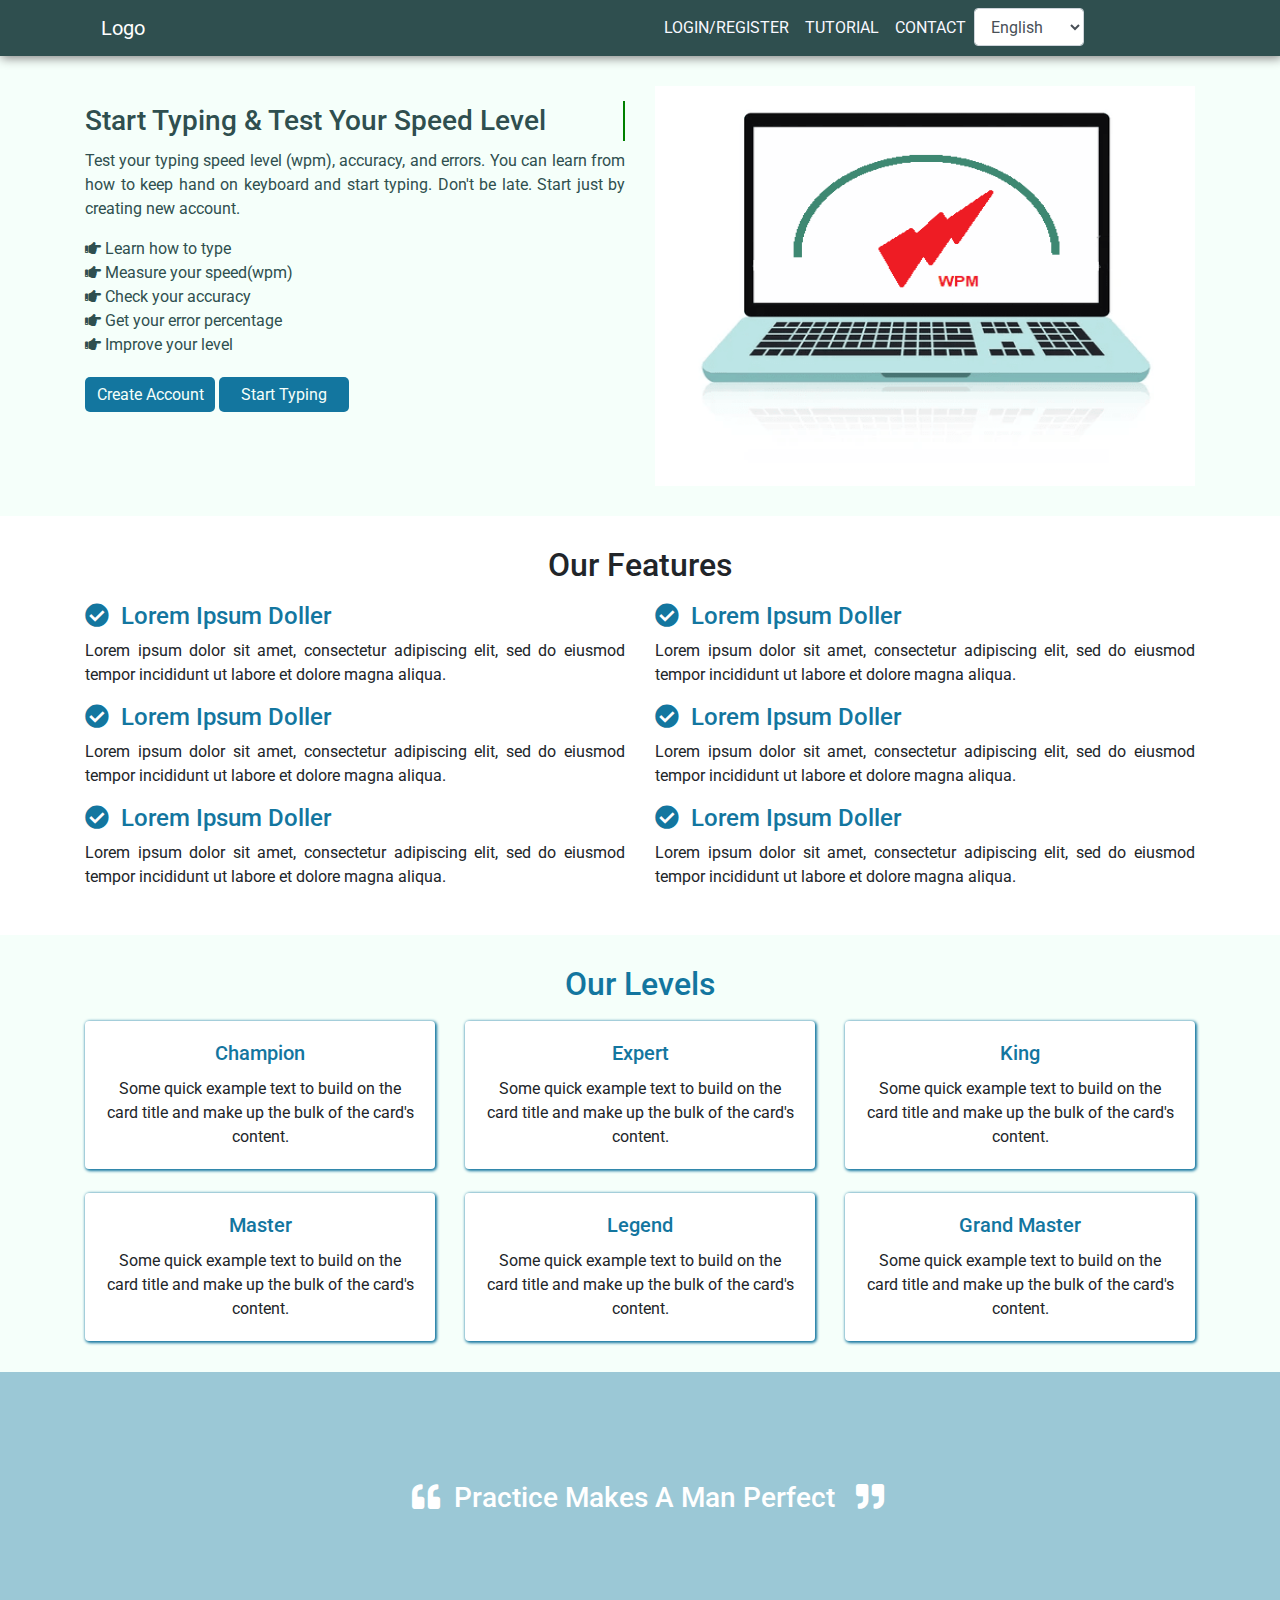
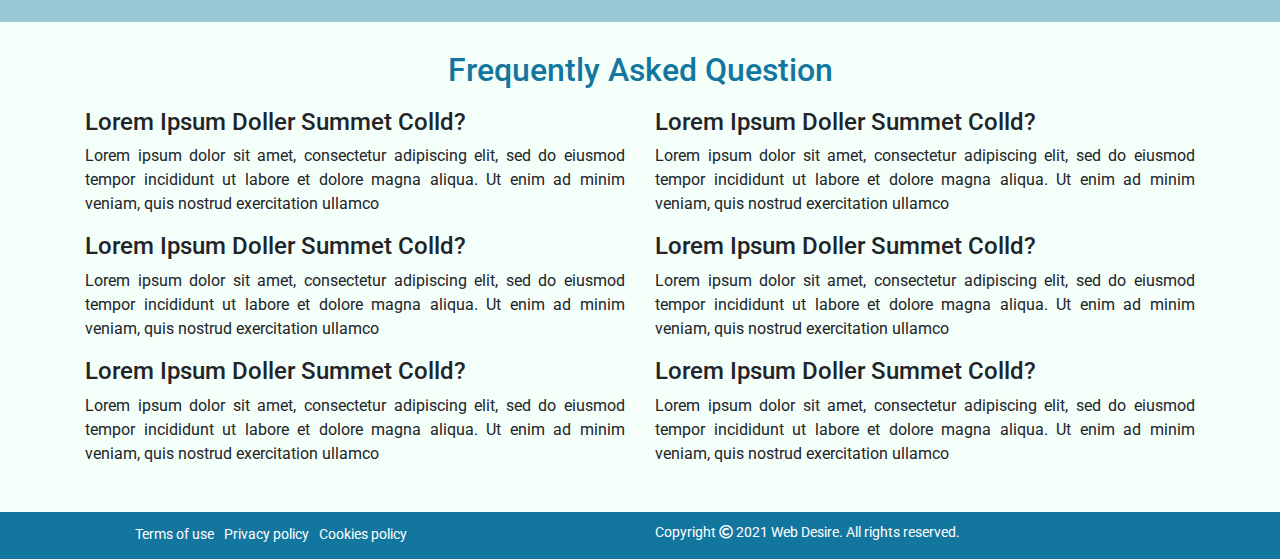
<file: index.html>
<!DOCTYPE html>
<html lang="en">
<head>
    <meta charset="UTF-8">
    <meta http-equiv="X-UA-Compatible" content="IE=edge">
    <meta name="viewport" content="width=device-width, initial-scale=1.0">
    <title>Typing Test</title>

    <!-- bootstrap-4 link -->
    <link rel="stylesheet" href="https://maxcdn.bootstrapcdn.com/bootstrap/4.0.0/css/bootstrap.min.css" crossorigin="anonymous">

    <!-- custom stylesheet -->
    <link rel="stylesheet" href="css/index.css">


    <!-- google fonts -->
    <link rel="preconnect" href="https://fonts.googleapis.com">
    <link rel="preconnect" href="https://fonts.gstatic.com" crossorigin>
    <link href="https://fonts.googleapis.com/css2?family=Roboto:wght@500&display=swap" rel="stylesheet">

    <!-- fontawesome cdn link -->
    <link rel="stylesheet" href="https://cdnjs.cloudflare.com/ajax/libs/font-awesome/5.15.4/css/all.min.css" />


</head>
<body>

    <!-- header section starts -->

    <section id="header">
        <div class="container-fluid">
            <div class="row">
                <div class="container">
                    <nav class="navbar navbar-expand-lg navbar-light">
                        <a class="navbar-brand" href="./index.html" style="color: white;">Logo</a>
                        <button class="navbar-toggler" type="button" data-toggle="collapse" data-target="#navbarSupportedContent" aria-controls="navbarSupportedContent" aria-expanded="false" aria-label="Toggle navigation">
                          <span class="navbar-toggler-icon"></span>
                        </button>
                      
                        <div class="collapse navbar-collapse" id="navbarSupportedContent">
                          <ul class="navbar-nav mr-auto">
                            <li class="nav-item">
                                <a class="nav-link" href="login-register.html">Login/Register</a>
                            </li>

                            <li class="nav-item">
                              <a class="nav-link" href="#">Tutorial</a>
                            </li>
                            <!-- <li class="nav-item">
                                <a class="nav-link" href="#">About</a>
                            </li> -->
                            <li class="nav-item">
                                <a class="nav-link" href="contact.html">Contact</a>
                            </li>

                            <li class="nav-item">
                                <select class="form-control" id="exampleFormControlSelect1">
                                    <option value="english">English</option>
                                    <option value="romania">Romania</option>
                                  </select>
                            </li>
                            
                          </ul>
                        </div>

                      </nav>
                </div>
            </div>
        </div>
    </section>

    <!-- header section ends -->
    

    <!-- banner section -->
    <section id="banner">
        <div class="container">
            <div class="row">

                <div class="col-md-6">
                    <div class="banner_content">
                        <h3>Start Typing & Test Your Speed Level</h3>    
                        <p class="text-justify">
                            Test your typing speed level (wpm), accuracy, and errors. You can learn from 
                            how to keep hand on keyboard and start typing. Don't be late. Start just by creating
                            new account.  
                        </p>
                        <div>
                            <li><i class="fas fa-hand-point-right"></i> Learn how to type</li>
                            <li><i class="fas fa-hand-point-right"></i> Measure your speed(wpm)</li>
                            <li><i class="fas fa-hand-point-right"></i> Check your accuracy</li>
                            <li><i class="fas fa-hand-point-right"></i> Get your error percentage</li>
                            <li><i class="fas fa-hand-point-right"></i> Improve your level</li>
                        </div>
                        <div id="button-groups">
                            <a href="./login-register.html"><button type="button">Create Account</button></a>
                            <a href="./typing-test.html"><button type="button">Start Typing</button></a>
                        </div>
                    </div>
                </div>

                <div class="col-md-6">
                    <div>
                        <img src="images/LAPTOP1.png" style="width: 100%;height: 400px;" alt="">
                    </div>
                </div>

            </div>
        </div>
    </section>
    <!-- banner section -->


    <!-- our features -->
    <section id="features">
        <div class="container">

            <div class="row features_title">
                <div class="col-md-12">
                    <h2 class="text-center">Our Features</h2>
                </div>
            </div>

            <div class="row feature_list_box">
                <div class="col-md-6">
                    <div>
                        <h4><i class="fas fa-check-circle"></i> &nbsp;Lorem Ipsum Doller</h4>
                        <p class="text-justify">
                            Lorem ipsum dolor sit amet, consectetur adipiscing elit, sed do eiusmod tempor incididunt ut labore et dolore magna aliqua. 
                        </p>
                    </div>
                </div>

                <div class="col-md-6">
                    <div>
                        <h4><i class="fas fa-check-circle"></i> &nbsp;Lorem Ipsum Doller</h4>
                        <p class="text-justify">
                            Lorem ipsum dolor sit amet, consectetur adipiscing elit, sed do eiusmod tempor incididunt ut labore et dolore magna aliqua. 
                        </p>
                    </div>
                </div>

                <div class="col-md-6">
                    <div>
                        <h4><i class="fas fa-check-circle"></i> &nbsp;Lorem Ipsum Doller</h4>
                        <p class="text-justify">
                            Lorem ipsum dolor sit amet, consectetur adipiscing elit, sed do eiusmod tempor incididunt ut labore et dolore magna aliqua. 
                        </p>
                    </div>
                </div>

                <div class="col-md-6">
                    <div>
                        <h4><i class="fas fa-check-circle"></i> &nbsp;Lorem Ipsum Doller</h4>
                        <p class="text-justify">
                            Lorem ipsum dolor sit amet, consectetur adipiscing elit, sed do eiusmod tempor incididunt ut labore et dolore magna aliqua. 
                        </p>
                    </div>
                </div>

                <div class="col-md-6">
                    <div>
                        <h4><i class="fas fa-check-circle"></i> &nbsp;Lorem Ipsum Doller</h4>
                        <p class="text-justify">
                            Lorem ipsum dolor sit amet, consectetur adipiscing elit, sed do eiusmod tempor incididunt ut labore et dolore magna aliqua. 
                        </p>
                    </div>
                </div>


                <div class="col-md-6">
                    <div>
                        <h4><i class="fas fa-check-circle"></i> &nbsp;Lorem Ipsum Doller</h4>
                        <p class="text-justify">
                            Lorem ipsum dolor sit amet, consectetur adipiscing elit, sed do eiusmod tempor incididunt ut labore et dolore magna aliqua. 
                        </p>
                    </div>
                </div>

            </div>
        </div>
    </section>
    <!-- our features ends -->


    <!-- our levels -->
    <section id="our_levels">
        <div class="container">

            <div class="row">
                <div class="col-md-12">
                    <h2 class="text-center" style="color: rgb(19, 118, 159);">Our Levels</h2>
                </div>
            </div>


            <div class="row level_list">

                <div class="col-md-4">
                    <div class="card" style="width: 100%;">
                        <div class="card-body">
                          <h5 class="card-title text-center">Champion</h5>
                          <!-- <h6 class="card-subtitle mb-2 text-muted text-center">Champion</h6> -->
                          <p class="card-text text-center">Some quick example text to build on the card title and make up the bulk of the card's content.</p>
                        </div>
                      </div>
                </div>

                <div class="col-md-4">
                    <div class="card" style="width: 100%;">
                        <div class="card-body">
                          <h5 class="card-title text-center">Expert</h5>
                          <!-- <h6 class="card-subtitle mb-2 text-muted text-center">Expert</h6> -->
                          <p class="card-text text-center">Some quick example text to build on the card title and make up the bulk of the card's content.</p>
                        </div>
                      </div>
                </div>

                <div class="col-md-4">
                    <div class="card" style="width: 100%;">
                        <div class="card-body">
                          <h5 class="card-title text-center">King</h5>
                          <!-- <h6 class="card-subtitle mb-2 text-muted text-center">King</h6> -->
                          <p class="card-text text-center">Some quick example text to build on the card title and make up the bulk of the card's content.</p>
                        </div>
                      </div>
                </div>

                <div class="col-md-4 mt-4">
                    <div class="card" style="width: 100%;">
                        <div class="card-body">
                          <h5 class="card-title text-center">Master</h5>
                          <!-- <h6 class="card-subtitle mb-2 text-muted text-center">Master</h6> -->
                          <p class="card-text text-center">Some quick example text to build on the card title and make up the bulk of the card's content.</p>
                        </div>
                      </div>
                </div>

                <div class="col-md-4 mt-4">
                    <div class="card" style="width: 100%;">
                        <div class="card-body">
                          <h5 class="card-title text-center">Legend</h5>
                          <!-- <h6 class="card-subtitle mb-2 text-muted text-center">Legend</h6> -->
                          <p class="card-text text-center">Some quick example text to build on the card title and make up the bulk of the card's content.</p>
                        </div>
                      </div>
                </div>

                <div class="col-md-4 mt-4">
                    <div class="card" style="width: 100%;">
                        <div class="card-body">
                          <h5 class="card-title text-center">Grand Master</h5>
                          <!-- <h6 class="card-subtitle mb-2 text-muted text-center">Grand Master</h6> -->
                          <p class="card-text text-center">Some quick example text to build on the card title and make up the bulk of the card's content.</p>
                        </div>
                      </div>
                </div>

            </div>

        </div>
    </section>
    <!-- our levels ends -->


    <!-- proverb/maxim -->

    <section id="proverb">
        <div class="container">
            <div class="row">
                <div class="col-md-12" style="position: relative;">
                    <div class="proverb_content">
                        <h3 class="text-center">
                            <i class="fas fa-quote-left"></i>
                            &nbsp;Practice Makes A Man Perfect &nbsp;
                            <i class="fas fa-quote-right"></i>
                        </h3>
                    </div>
                </div>
            </div>
        </div>
        <div class="overlay"></div>
    </section>
    <!-- proverb/maxim ends -->


    <!-- faqs section -->

    <section id="faq_section">
        <div class="container">

            <div class="row">
                <div class="col-md-12">
                    <h2 class="text-center" style="color: rgb(19, 118, 159);">Frequently Asked Question</h2>
                </div>
            </div>

            <div class="row faq_list">

                <div class="col-md-6">
                    <div>
                        <h4>Lorem Ipsum Doller Summet Colld?</h4>
                        <p class="text-justify">
                            Lorem ipsum dolor sit amet, consectetur adipiscing elit, sed do eiusmod tempor incididunt ut 
                            labore et dolore magna aliqua. Ut enim ad minim veniam, quis nostrud exercitation ullamco
                        </p>
                    </div>
                </div>

                <div class="col-md-6">
                    <div>
                        <h4>Lorem Ipsum Doller Summet Colld?</h4>
                        <p class="text-justify">
                            Lorem ipsum dolor sit amet, consectetur adipiscing elit, sed do eiusmod tempor incididunt ut 
                            labore et dolore magna aliqua. Ut enim ad minim veniam, quis nostrud exercitation ullamco
                        </p>
                    </div>
                </div>

                <div class="col-md-6">
                    <div>
                        <h4>Lorem Ipsum Doller Summet Colld?</h4>
                        <p class="text-justify">
                            Lorem ipsum dolor sit amet, consectetur adipiscing elit, sed do eiusmod tempor incididunt ut 
                            labore et dolore magna aliqua. Ut enim ad minim veniam, quis nostrud exercitation ullamco
                        </p>
                    </div>
                </div>

                <div class="col-md-6">
                    <div>
                        <h4>Lorem Ipsum Doller Summet Colld?</h4>
                        <p class="text-justify">
                            Lorem ipsum dolor sit amet, consectetur adipiscing elit, sed do eiusmod tempor incididunt ut 
                            labore et dolore magna aliqua. Ut enim ad minim veniam, quis nostrud exercitation ullamco
                        </p>
                    </div>
                </div>

                <div class="col-md-6">
                    <div>
                        <h4>Lorem Ipsum Doller Summet Colld?</h4>
                        <p class="text-justify">
                            Lorem ipsum dolor sit amet, consectetur adipiscing elit, sed do eiusmod tempor incididunt ut 
                            labore et dolore magna aliqua. Ut enim ad minim veniam, quis nostrud exercitation ullamco
                        </p>
                    </div>
                </div>

                <div class="col-md-6">
                    <div>
                        <h4>Lorem Ipsum Doller Summet Colld?</h4>
                        <p class="text-justify">
                            Lorem ipsum dolor sit amet, consectetur adipiscing elit, sed do eiusmod tempor incididunt ut 
                            labore et dolore magna aliqua. Ut enim ad minim veniam, quis nostrud exercitation ullamco
                        </p>
                    </div>
                </div>

            </div>

        </div>
    </section>

    <!-- faqs section ends -->

    <!-- footer starts -->
    <section id="footer">
        <div class="container">
            <div class="row">
                <div class="col-md-6">
                    <ul>
                        <li><a href="#">Terms of use</a></li>
                        <li><a href="#">Privacy policy</a></li>
                        <li><a href="#">Cookies policy</a></li>
                    </ul>
                </div>

                <div class="col-md-6">
                    <div>
                        <p class="copy_right">Copyright <i class="far fa-copyright"></i> 2021 Web Desire. All rights reserved.</p>
                    </div>
                </div>

            </div>
        </div>
    </section>
    <!-- footer ends -->


    

    <script src="https://code.jquery.com/jquery-3.2.1.slim.min.js" crossorigin="anonymous"></script>
    <script src="https://cdnjs.cloudflare.com/ajax/libs/popper.js/1.12.9/umd/popper.min.js" crossorigin="anonymous"></script>
    <script src="https://maxcdn.bootstrapcdn.com/bootstrap/4.0.0/js/bootstrap.min.js" crossorigin="anonymous"></script>
</body>
</html>
</file>
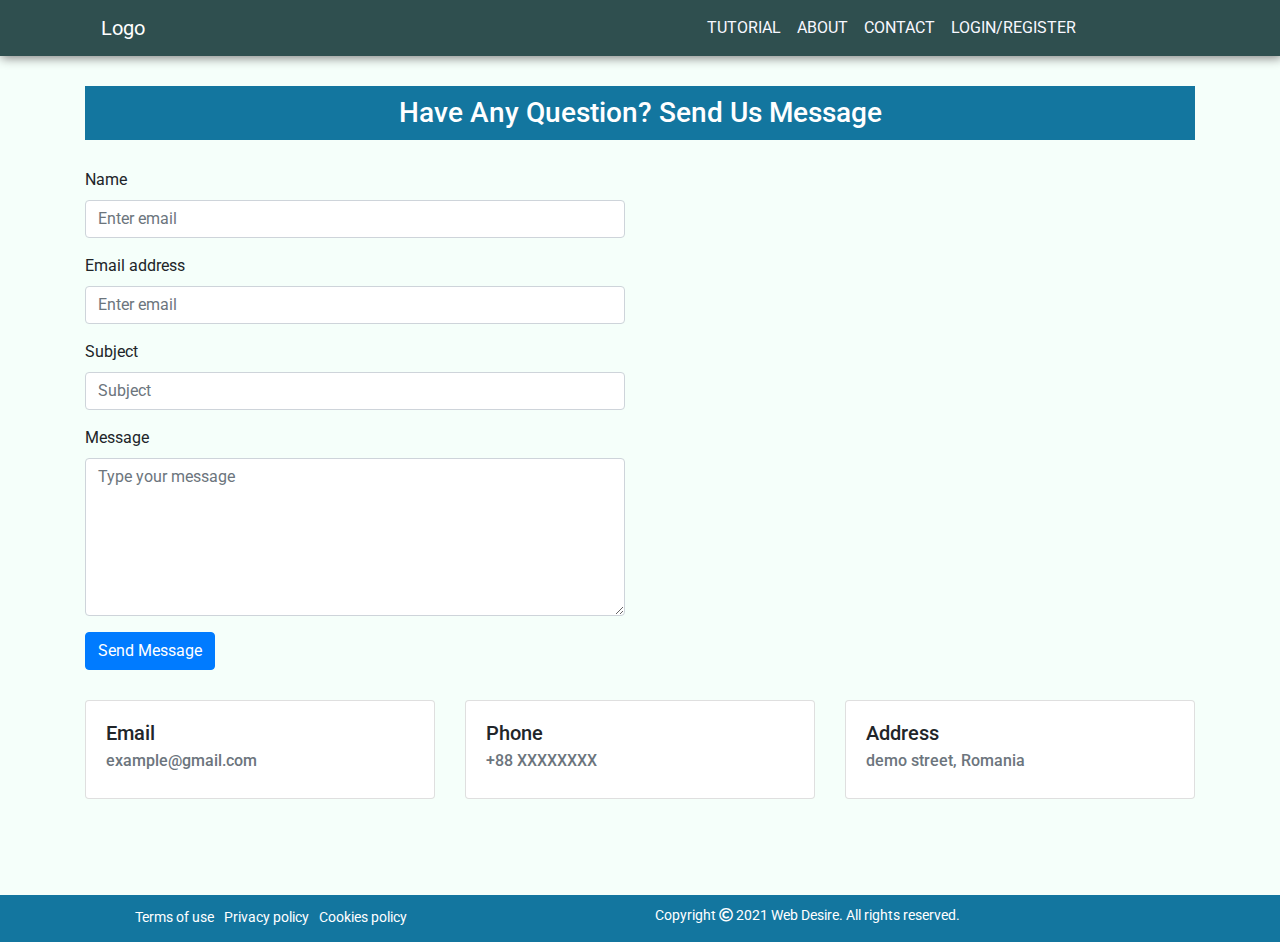
<file: contact.html>
<!DOCTYPE html>
<html lang="en">

<head>
    <meta charset="UTF-8">
    <meta http-equiv="X-UA-Compatible" content="IE=edge">
    <meta name="viewport" content="width=device-width, initial-scale=1.0">
    <title>Contact Us</title>

    <!-- bootstrap-4 link -->
    <link rel="stylesheet" href="https://maxcdn.bootstrapcdn.com/bootstrap/4.0.0/css/bootstrap.min.css"
        crossorigin="anonymous">

    <!-- custom stylesheet -->
    <link rel="stylesheet" href="css/index.css">
    <link rel="stylesheet" href="css/contact-us.css">


    <!-- google fonts -->
    <link rel="preconnect" href="https://fonts.googleapis.com">
    <link rel="preconnect" href="https://fonts.gstatic.com" crossorigin>
    <link href="https://fonts.googleapis.com/css2?family=Roboto:wght@500&display=swap" rel="stylesheet">

    <!-- fontawesome cdn link -->
    <link rel="stylesheet" href="https://cdnjs.cloudflare.com/ajax/libs/font-awesome/5.15.4/css/all.min.css" />


</head>

<body>

    <!-- header section starts -->

    <section id="header">
        <div class="container-fluid">
            <div class="row">
                <div class="container">
                    <nav class="navbar navbar-expand-lg navbar-light">
                        <a class="navbar-brand" href="#" style="color: white;">Logo</a>
                        <button class="navbar-toggler" type="button" data-toggle="collapse"
                            data-target="#navbarSupportedContent" aria-controls="navbarSupportedContent"
                            aria-expanded="false" aria-label="Toggle navigation">
                            <span class="navbar-toggler-icon"></span>
                        </button>

                        <div class="collapse navbar-collapse" id="navbarSupportedContent">
                            <ul class="navbar-nav mr-auto">
                                <li class="nav-item">
                                    <a class="nav-link" href="#">Tutorial</a>
                                </li>
                                <li class="nav-item">
                                    <a class="nav-link" href="#">About</a>
                                </li>
                                <li class="nav-item">
                                    <a class="nav-link" href="#">Contact</a>
                                </li>
                                <li class="nav-item">
                                    <a class="nav-link" href="#">Login/Register</a>
                                </li>
                            </ul>
                        </div>

                    </nav>
                </div>
            </div>
        </div>
    </section>

    <!-- header section ends -->

    <!-- contact form -->
    <section id="contact_us">
        <div class="container">

            <div class="row contact_us_title">
                <div class="col-md-12">
                    <h3 class="text-center">Have any question? Send us message</h3>
                </div>
            </div>

            <div class="row main-content">
                <div class="col-md-6">
                    <div>
                        <form>
                            <div class="form-group">
                                <label for="name">Name</label>
                                <input type="email" class="form-control" id="name" aria-describedby="name" placeholder="Enter email">
                              </div>
                            <div class="form-group">
                              <label for="exampleInputEmail1">Email address</label>
                              <input type="email" class="form-control" id="exampleInputEmail1" aria-describedby="emailHelp" placeholder="Enter email">
                            </div>
                            <div class="form-group">
                              <label for="Subject">Subject</label>
                              <input type="text" class="form-control" id="Subject" placeholder="Subject">
                            </div>

                            <div class="form-group">
                                <label for="msg">Message</label>
                                <textarea name="msg" id="msg" cols="30" rows="6" class="form-control" placeholder="Type your message"></textarea>
                              </div>
                           
                            <button type="submit" class="btn btn-primary">Send Message</button>
                          </form>
                    </div>
                </div>

                <div class="col-md-6">
                    <div>
                        <iframe src="https://www.google.com/maps/embed?pb=!1m14!1m12!1m3!1d14599.658394796586!2d90.4219536!3d23.8216357!2m3!1f0!2f0!3f0!3m2!1i1024!2i768!4f13.1!5e0!3m2!1sen!2sbd!4v1637943647353!5m2!1sen!2sbd" width="100%" height="450" style="border:0;" allowfullscreen="" loading="lazy"></iframe>
                    </div>
                </div>
            </div>
        </div>
    </section>
    <!-- contact form ends -->

    <!-- section for address -->
    <section id="address">
        <div class="container">
            <div class="row">

                <div class="col-md-4">
                    <div class="card" style="width: 100%;">
                        <div class="card-body">
                          <h5 class="card-title">Email</h5>
                          <h6 class="card-subtitle mb-2 text-muted">example@gmail.com</h6>
                        </div>
                      </div>
                </div>

                <div class="col-md-4">
                    <div class="card" style="width: 100%;">
                        <div class="card-body">
                          <h5 class="card-title">Phone</h5>
                          <h6 class="card-subtitle mb-2 text-muted">+88 XXXXXXXX</h6>
                        </div>
                      </div>
                </div>

                <div class="col-md-4">
                    <div class="card" style="width: 100%;">
                        <div class="card-body">
                          <h5 class="card-title">Address</h5>
                          <h6 class="card-subtitle mb-2 text-muted">demo street, Romania</h6>
                        </div>
                      </div>
                </div>

            </div>
        </div>
    </section>
    <!-- section for address ends -->




    <br><br>
    <br><br>


    <!-- footer starts -->
    <section id="footer">
        <div class="container">
            <div class="row">
                <div class="col-md-6">
                    <ul>
                        <li><a href="#">Terms of use</a></li>
                        <li><a href="#">Privacy policy</a></li>
                        <li><a href="#">Cookies policy</a></li>
                    </ul>
                </div>

                <div class="col-md-6">
                    <div>
                        <p class="copy_right">Copyright <i class="far fa-copyright"></i> 2021 Web Desire. All rights
                            reserved.</p>
                    </div>
                </div>

            </div>
        </div>
    </section>
    <!-- footer ends -->

    <script src="https://code.jquery.com/jquery-3.2.1.slim.min.js" crossorigin="anonymous"></script>
    <script src="https://cdnjs.cloudflare.com/ajax/libs/popper.js/1.12.9/umd/popper.min.js"
        crossorigin="anonymous"></script>
    <script src="https://maxcdn.bootstrapcdn.com/bootstrap/4.0.0/js/bootstrap.min.js" crossorigin="anonymous"></script>
</body>

</html>
</file>
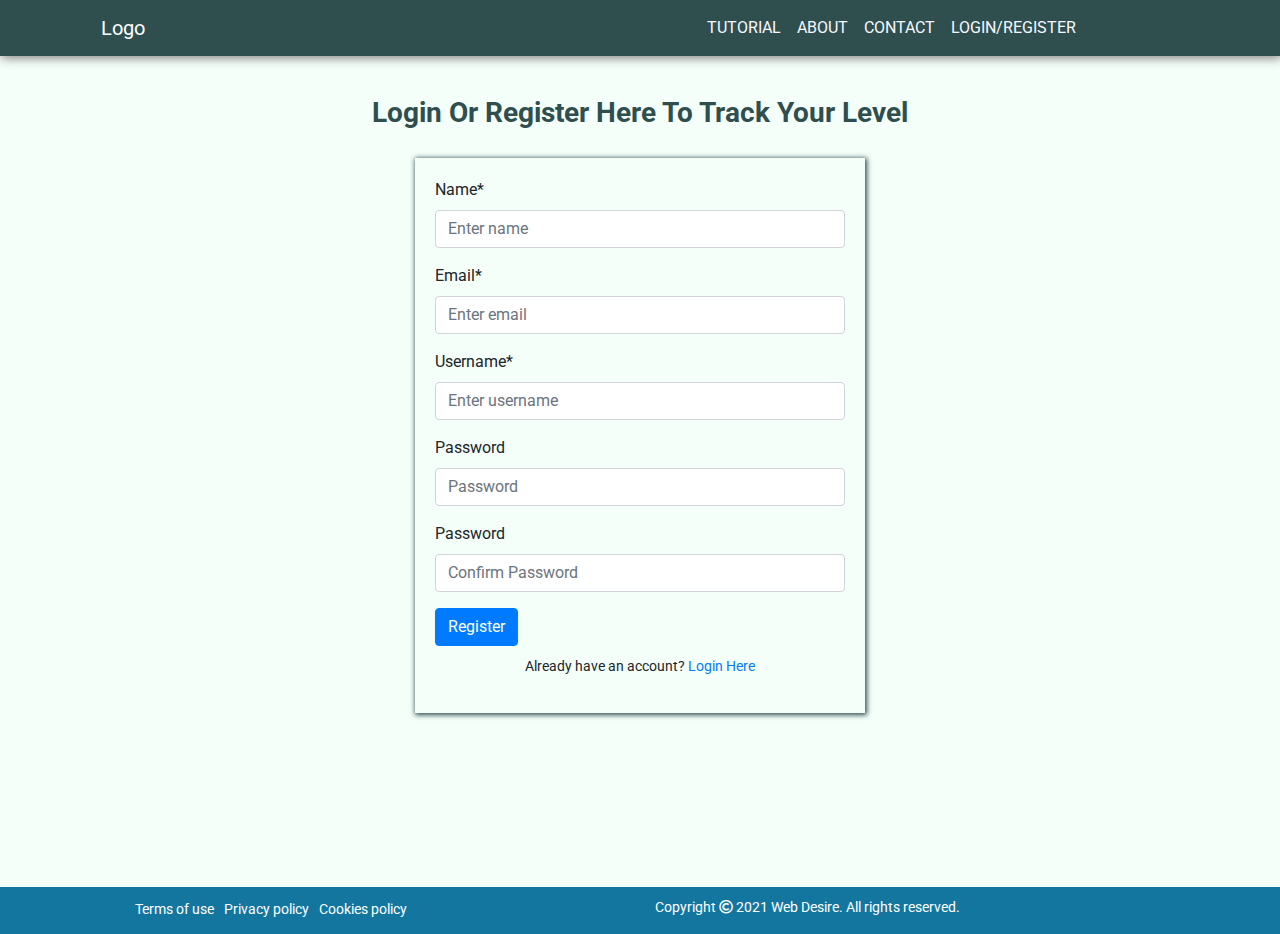
<file: login-register.html>
<!DOCTYPE html>
<html lang="en">

<head>
    <meta charset="UTF-8">
    <meta http-equiv="X-UA-Compatible" content="IE=edge">
    <meta name="viewport" content="width=device-width, initial-scale=1.0">
    <title>Login Register</title>

    <!-- bootstrap-4 link -->
    <link rel="stylesheet" href="https://maxcdn.bootstrapcdn.com/bootstrap/4.0.0/css/bootstrap.min.css"
        crossorigin="anonymous">

    <!-- custom stylesheet -->
    <link rel="stylesheet" href="css/index.css">

    <link rel="stylesheet" href="css/login-register.css">


    <!-- google fonts -->
    <link rel="preconnect" href="https://fonts.googleapis.com">
    <link rel="preconnect" href="https://fonts.gstatic.com" crossorigin>
    <link href="https://fonts.googleapis.com/css2?family=Roboto:wght@500&display=swap" rel="stylesheet">

    <!-- fontawesome cdn link -->
    <link rel="stylesheet" href="https://cdnjs.cloudflare.com/ajax/libs/font-awesome/5.15.4/css/all.min.css" />


</head>

<body>

    <!-- header section starts -->

    <section id="header">
        <div class="container-fluid">
            <div class="row">
                <div class="container">
                    <nav class="navbar navbar-expand-lg navbar-light">
                        <a class="navbar-brand" href="#" style="color: white;">Logo</a>
                        <button class="navbar-toggler" type="button" data-toggle="collapse"
                            data-target="#navbarSupportedContent" aria-controls="navbarSupportedContent"
                            aria-expanded="false" aria-label="Toggle navigation">
                            <span class="navbar-toggler-icon"></span>
                        </button>

                        <div class="collapse navbar-collapse" id="navbarSupportedContent">
                            <ul class="navbar-nav mr-auto">
                                <li class="nav-item">
                                    <a class="nav-link" href="#">Tutorial</a>
                                </li>
                                <li class="nav-item">
                                    <a class="nav-link" href="#">About</a>
                                </li>
                                <li class="nav-item">
                                    <a class="nav-link" href="#">Contact</a>
                                </li>
                                <li class="nav-item">
                                    <a class="nav-link" href="#">Login/Register</a>
                                </li>
                            </ul>
                        </div>

                    </nav>
                </div>
            </div>
        </div>
    </section>

    <!-- header section ends -->


    <!-- login-register section -->

    <section id="login-register">
        <div class="container">

            <div class="row register-title-box">
                <div class="col-md-12">
                    <h3>Login Or Register here to track your level</h3>
                </div>
            </div>


            <div class="row">
                <div class="col-md-3"></div>
                <div class="col-md-6">
                    <div class="login-register-content-box">
                        <div class="register-box">
                            <form>
                                <div class="form-group">
                                    <label for="name">Name*</label>
                                    <input type="text" class="form-control" id="name"
                                        aria-describedby="name" placeholder="Enter name">
                                </div>
                                <div class="form-group">
                                    <label for="exampleInputEmail1">Email*</label>
                                    <input type="email" class="form-control" id="exampleInputEmail1"
                                        aria-describedby="emailHelp" placeholder="Enter email">
                                </div>
                                <div class="form-group">
                                    <label for="username">Username*</label>
                                    <input type="text" class="form-control" id="username"
                                        aria-describedby="username" placeholder="Enter username">
                                </div>
                                <div class="form-group">
                                    <label for="exampleInputPassword1">Password</label>
                                    <input type="password" class="form-control" id="exampleInputPassword1"
                                        placeholder="Password">
                                </div>
    
                                <div class="form-group">
                                    <label for="confirmpass">Password</label>
                                    <input type="password" class="form-control" id="confirmpass"
                                        placeholder="Confirm Password">
                                </div>
                                
                                <button type="submit" class="btn btn-primary">Register</button>
                            </form>
                            <p class="text-center already_have_an_account" onclick="showLoginBox(this);">Already have an account? <a href="#">Login Here</a></p>
                        </div>

                        <div class="login-box">
                            <form>
                                <div class="form-group">
                                    <label for="exampleInputEmail1">Email*</label>
                                    <input type="email" class="form-control" id="exampleInputEmail1"
                                        aria-describedby="emailHelp" placeholder="Enter email">
                                </div>
                                <div class="form-group">
                                    <label for="username">Username*</label>
                                    <input type="text" class="form-control" id="username"
                                        aria-describedby="username" placeholder="Enter username">
                                </div>
                                <div class="form-group">
                                    <label for="exampleInputPassword1">Password</label>
                                    <input type="password" class="form-control" id="exampleInputPassword1"
                                        placeholder="Password">
                                </div>
                                
                                <button type="submit" class="btn btn-primary">Login</button>
                            </form>

                            <p class="text-center does_not_have_acccnt" onclick="hideLoginBox();">Does not have account? <a href="#">Register</a></p>

                        </div>
                    </div>
                </div>
                <div class="col-md-3"></div>
            </div>
        </div>
    </section>
    <!-- login-register section ends -->



    <br><br>
    <br><br>
    <br><br>


    <!-- footer starts -->
    <section id="footer">
        <div class="container">
            <div class="row">
                <div class="col-md-6">
                    <ul>
                        <li><a href="#">Terms of use</a></li>
                        <li><a href="#">Privacy policy</a></li>
                        <li><a href="#">Cookies policy</a></li>
                    </ul>
                </div>

                <div class="col-md-6">
                    <div>
                        <p class="copy_right">Copyright <i class="far fa-copyright"></i> 2021 Web Desire. All rights
                            reserved.</p>
                    </div>
                </div>

            </div>
        </div>
    </section>
    <!-- footer ends -->


    <script src="js/login-register.js"></script>

    <script src="https://code.jquery.com/jquery-3.2.1.slim.min.js" crossorigin="anonymous"></script>
    <script src="https://cdnjs.cloudflare.com/ajax/libs/popper.js/1.12.9/umd/popper.min.js"
        crossorigin="anonymous"></script>
    <script src="https://maxcdn.bootstrapcdn.com/bootstrap/4.0.0/js/bootstrap.min.js" crossorigin="anonymous"></script>
</body>

</html>
</file>
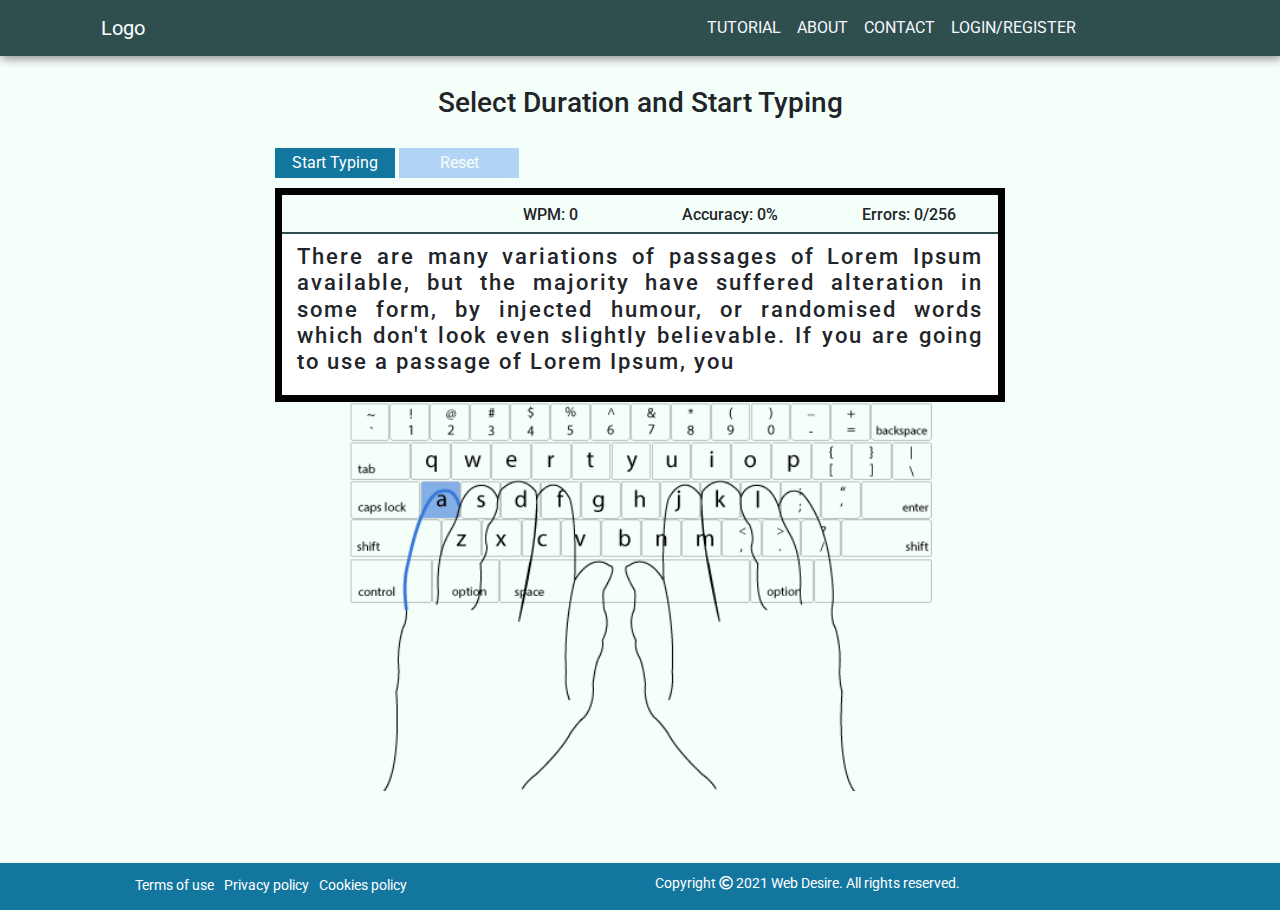
<file: typing-test.html>
<!DOCTYPE html>
<html lang="en">

<head>
  <meta charset="UTF-8">
  <meta http-equiv="X-UA-Compatible" content="IE=edge">
  <meta name="viewport" content="width=device-width, initial-scale=1.0">
  <title>Typing Test</title>

  <!-- bootstrap-4 link -->
  <link rel="stylesheet" href="https://maxcdn.bootstrapcdn.com/bootstrap/4.0.0/css/bootstrap.min.css"
    crossorigin="anonymous">

  <!-- custom stylesheet -->
  <link rel="stylesheet" href="css/index.css">

  <link rel="stylesheet" href="css/login-register.css">
  <link rel="stylesheet" href="css/keyboard.css">

  <link rel="stylesheet" href="css/typing-test.css">


  <!-- google fonts -->
  <link rel="preconnect" href="https://fonts.googleapis.com">
  <link rel="preconnect" href="https://fonts.gstatic.com" crossorigin>
  <link href="https://fonts.googleapis.com/css2?family=Roboto:wght@500&display=swap" rel="stylesheet">

  <!-- fontawesome cdn link -->
  <link rel="stylesheet" href="https://cdnjs.cloudflare.com/ajax/libs/font-awesome/5.15.4/css/all.min.css" />


</head>

<body>

  <!-- header section starts -->

  <section id="header">
    <div class="container-fluid">
      <div class="row">
        <div class="container">
          <nav class="navbar navbar-expand-lg navbar-light">
            <a class="navbar-brand" href="#" style="color: white;">Logo</a>
            <button class="navbar-toggler" type="button" data-toggle="collapse" data-target="#navbarSupportedContent"
              aria-controls="navbarSupportedContent" aria-expanded="false" aria-label="Toggle navigation">
              <span class="navbar-toggler-icon"></span>
            </button>

            <div class="collapse navbar-collapse" id="navbarSupportedContent">
              <ul class="navbar-nav mr-auto">
                <li class="nav-item">
                  <a class="nav-link" href="#">Tutorial</a>
                </li>
                <li class="nav-item">
                  <a class="nav-link" href="#">About</a>
                </li>
                <li class="nav-item">
                  <a class="nav-link" href="#">Contact</a>
                </li>
                <li class="nav-item">
                  <a class="nav-link" href="#">Login/Register</a>
                </li>
              </ul>
            </div>

          </nav>
        </div>
      </div>
    </div>
  </section>


  <!-- text box with time and other stafs -->
  <section id="text_box_with_time_calc">
    <div class="container">

      <div class="row text_box_title">
        <div class="col-md-12">
          <h3 class="text-center">Select Duration and Start Typing</h3>
        </div>
      </div>

      <div class="row typing_test_text_nd_statistics_box">
        <div class="col-md-2"></div>
        <div class="col-md-8 text-center">

          <div class="button_to_track_and_start text-left">
            <div>
              <button type="button" class="start_typing_btn" onclick="x(this);">Start Typing</button>
              <button type="button" class="reset_typing_speed_test" onclick="backToPreviousState();"
                style="opacity: .3;" disabled>Reset</button>
            </div>
          </div>

          <div class="typing_test_text_nd_statistics_content_box">

            <div class="statistics_part">
              <div class="col-md-3">
                <div>
                  <h6 class="text-center" style="opacity: 0;">Duration: <span class="typing_duration_time">00:00</span></h6>
                </div>
              </div>
              <div class="col-md-3">
                <div>
                  <h6 class="text-center">WPM: <span id="final_wpm"> 0</span></h6>
                </div>
              </div>
              <div class="col-md-3">
                <div>
                  <h6 class="text-center">Accuracy: <span id="final_accuracy_measur">0%</span></h6>
                </div>
              </div>
              <div class="col-md-3">
                <div>
                  <h6 class="text-center">Errors: <span class="error_calc">0</span>/<span class="out_of">0</span></h6>
                </div>
              </div>
            </div>
            <div class="test_text_part">
              <div class="col-md-12">
                <h6 class="text-justify" id="sample_text_content">There are many variations of passages of Lorem Ipsum available, but the majority have suffered alteration in some form, by injected humour, or randomised words which don't look even slightly believable. If you are going to use a passage of Lorem Ipsum, you</h6>
              </div>
              <div class="col-md-12">
                <textarea name="typed_text" id="typed_text" cols="30" rows="10"></textarea>
              </div>
            </div>

          </div>
        </div>
        <div class="col-md-2"></div>
      </div>

    </div>
  </section>
  <!-- text box with time and other stafs ends-->

  <!-- result message -->
  <div id="result_msg_main_box">
    <div id="msg_box">
      <div id="result_msg_content">
        <form>
          <h1 class="text-center">Congratulations! <i class="fas fa-check-square"></i></h1>
          <h4>Your typing test summery:</h4>
          <h6><strong>Total Duration:</strong> <input type="text" name="elapsed_time" id="elapsed_duration_for_res" disabled></h6>
          <h6><strong>WPM:</strong> <input type="text" name="wpm" id="word_per_minute_for_res" disabled></h6>
          <h6><strong>Accuracy in %:</strong> <input type="text" name="accuracy" id="accuracy_in_prcntg_res" disabled></h6>
          <h6><strong>No Of Wrong Typed Chars:</strong> <input type="text" name="no_of_wrong_typed_chars" id="no_wrong_typed_characters_res" disabled></h6>

          <div class="result_summery_btns">
            <button type="submit" class="submit_res">Save To Track Level</button>
            <button type="button" class="cancel_res" onclick="hideResultSummerBox()">Cancel & Discard</button>
          </div>
        </form>
      </div>
    </div>
  </div>
  <!-- ends result message -->


  <!-- header section ends -->


  <section id="hands_with_keyboard">
    <div class="container">
      <div class="row">
        <div class="col-md-2"></div>
        <div class="col-md-8">
          <div class="text-center">
            <img src="images/hands_key/A.png" id="hands_withKeyboard" style="width:80%;" alt="">
          </div>
        </div>
        <div class="col-md-2"></div>
      </div>
    </div>
  </section>

  <br><br><br>

  <!-- footer starts -->
  <section id="footer">
    <div class="container">
      <div class="row">
        <div class="col-md-6">
          <ul>
            <li><a href="#">Terms of use</a></li>
            <li><a href="#">Privacy policy</a></li>
            <li><a href="#">Cookies policy</a></li>
          </ul>
        </div>

        <div class="col-md-6">
          <div>
            <p class="copy_right">Copyright <i class="far fa-copyright"></i> 2021 Web Desire. All rights
              reserved.</p>
          </div>
        </div>

      </div>
    </div>
  </section>
  <!-- footer ends -->


  <script src="js/login-register.js"></script>

  <script src="js/typing-test.js"></script>
  <script src="js/typing-test1.js"></script>
  <script src="js/countDown.js"></script>
  <script src="js/typing_test_summery.js"></script>

  <script src="https://code.jquery.com/jquery-3.2.1.slim.min.js" crossorigin="anonymous"></script>
  <script src="https://cdnjs.cloudflare.com/ajax/libs/popper.js/1.12.9/umd/popper.min.js"
    crossorigin="anonymous"></script>
  <script src="https://maxcdn.bootstrapcdn.com/bootstrap/4.0.0/js/bootstrap.min.js" crossorigin="anonymous"></script>
</body>

</html>
</file>
<file: css/index.css>
/* For background MintCream */
/* . {color: #F5FFFA } */
/* .{color: rgb(245, 255, 250)} */
/* For menu bar i prefer DarkSlateGray */
/* .{color: #2F4F4F} */
/* .{color:rgb(47, 79, 79)}  */
/* and the menu buttons / letters to be GhostWhite .{color: #F8F8FF} .{color: rgb(248,248,255)} */
/* Let me know your opinion */

body {
    background-color: #F5FFFA;
    font-family: 'Roboto', sans-serif;
    overflow-x: hidden;
}

#header {
    width: 100%;
    background: #2F4F4F;
    box-shadow: 1px 1px 10px .5px gray;
}

#header nav {
    width: 100%;
}

@media only screen and (min-width: 991.5px) {
    #header #navbarSupportedContent {
        position: absolute;
        right: 10%;
    }
}

#header nav ul li a {
    text-transform: uppercase;
    color: #F8F8FF;
    transition: .4s;
}

#header nav ul li a:hover {
    transform: scaleX(1.02);
}


/* type writer */
.banner_content {
    position: relative;
  }
  
  .banner_content h3 {
    /* height: 70px; */
    border-right: 2px solid green;
    line-height: 40px;
    overflow: hidden;
    animation: moveRight 4s steps(25) infinite, borderBlink 2000ms infinite;
    /* font-size: 50px; */
    white-space: nowrap;
  }
  
  .cursor {
    /* height: 100%; */
    width: 0px;
    color: rgb(47, 79, 79);
  }
  
  @keyframes moveRight {
    0% {
      width: 0%;
    }
  
    100% {
      width: 95%;
    }
  }
  
  @keyframes borderBlink {
    0%,
    100% {
      border-right-color: transparent;
    }
  
    50% {
      border-right-color: rgb(19, 118, 159);
    }
  }
  

/* type writer ends */



/* **********banner section************** */
#banner {
    position: relative;
    /* background-color: #269139; */
    padding-top: 30px;
    padding-bottom: 30px;
    color: rgb(47, 79, 79);
}
.banner_content {
    position: relative;
    margin-top: 15px;
}

.banner_content h3 {
    /* color: #151578; */
}

.banner_content li {
    list-style-type: none;
}

.banner_content #button-groups {
    position: relative;
    padding-top: 20px;
}

.banner_content #button-groups a {
    text-decoration: none;
    cursor: pointer;
}

.banner_content #button-groups a button {
    width: 130px;
    height: 35px;
    border: none;
    outline: none;
    background: rgb(19, 118, 159);
    color: #F5FFFA;
    cursor: pointer;
    border-radius: 5px;
    transition: .4s;
}

.banner_content #button-groups a button:hover {
    background: #2F4F4F;
}

/* **********banner section ends************** */


/* **********feature section************ */

#features {
    background-color: white;
    padding-top: 30px;
    padding-bottom: 30px;
}


#features .feature_list_box {
    position: relative;
    padding-top: 10px;
}

#features .feature_list_box h4 {
    color: rgb(19, 118, 159);
}
/* **********feature section ends************ */


/* ************our level section************* */

#our_levels {
    padding-top: 30px;
    padding-bottom: 30px;
}

#our_levels .level_list {
    position: relative;
    padding-top: 10px;
}

#our_levels .level_list .card {
    border: none;
    outline: none;
    box-shadow: 1px 1px 3px 1px rgb(19, 118, 159);
}

#our_levels .level_list .card h5 {
    color: rgb(19, 118, 159);
}

/* ************our level section ends************* */


/* ******************proverb starts***************** */
#proverb {
    width: 100%;
    height: 250px;
    background-image: url(../images/laptop2.jpeg);
    background-attachment: fixed;
    background-repeat: no-repeat;
    background-size: cover;
    position: relative;
}

#proverb .proverb_content h3{
    position: absolute;
    color: white;
    z-index: 1220;
    left: 30%;
    top: 110px;
}

#proverb .overlay {
    position: absolute;
    width: 100%;
    height: 100%;
    background:rgb(19, 118, 159, 0.4);
}


/* ***************frequently asked question************* */

#faq_section {
    padding-top: 30px;
    padding-bottom: 30px;
}

#faq_section .faq_list {
    padding-top: 10px;
}

/* *************frequently asked question ends*********** */


/* *************footer starts***************** */

#footer {
    background: rgb(19, 118, 159);
    padding-top: 10px;
}

#footer ul li {
    list-style-type: none;   
    float: left;
    position: relative;
    padding-left: 10px;
}

#footer ul li a {
    font-size: 14px;
    color: white;
    text-decoration: none;
}

#footer .copy_right {
    font-size: 14px;
    color: white;
}

/* *************footer ends***************** */
</file>
<file: css/contact-us.css>
#contact_us {
    padding-top: 30px;
}
.contact_us_title h3 {
    background: #13769F;
    color: white;
    padding-top: 10px;
    padding-bottom: 10px;
    text-transform: capitalize;
}

.main-content {
    padding-top: 20px;
}

#address {
    margin-top: 30px;
}
</file>
<file: css/login-register.css>
body {
    font-family: 'Roboto', sans-serif;
}

#login-register {
    padding-top: 40px;
    padding-bottom: 30px;
}

.register-title-box h3 {
    font-family: 'Roboto', sans-serif;
    text-transform: capitalize;
    text-align: center;
    color: rgb(47, 79, 79);
    font-weight: bold;
}

.login-register-content-box {
    max-width: 450px;
    position: relative;
    margin-top: 20px;
    box-shadow: 1px 1px 5px 1px rgb(47, 79, 79);
    padding: 20px;
    display: block;
    margin-left: auto;
    margin-right: auto;
}

.register-box .already_have_an_account {
    padding-top: 10px;
    font-size: 14px;
}

.login-box {
    /* position: absolute; */
    position: relative;
    width: 100%;
    top: 0;
    display: none;
}

.login-box .does_not_have_acccnt {
    padding-top: 10px;
    font-size: 14px;
}
</file>
<file: css/keyboard.css>
/* text box section */

#text_box_with_time_calc {
    position: relative;
    margin-top: 30px;
}

#text_box_with_time_calc .duration_timing_box {
    position: relative;
    margin-top: 20px;
}

#text_box_with_time_calc .duration_timing_box button {
    width: max-content;
    border: none;
    outline: none;
    background: rgb(19, 118, 159);
    cursor: pointer;
    min-width: 100px;
    color: white;
}

#text_box_with_time_calc .duration_timing_box button:focus {
    color: black;
    transform: scale(0.9);
    color: white;
}

#text_box_with_time_calc .typing_test_text_nd_statistics_box {
    position: relative;
    margin-top: 20px;
}


#text_box_with_time_calc .typing_test_text_nd_statistics_content_box  {
    position: relative;
    border: 7px solid black;
}

#text_box_with_time_calc .typing_test_text_nd_statistics_content_box .statistics_part {
    width: 100%;
    border-bottom: 2px solid rgb(47, 79, 79);
    display: flex;
    padding-top: 10px;
}

#text_box_with_time_calc .typing_test_text_nd_statistics_content_box .test_text_part {
    width: 100%;
    padding-top: 10px;
    padding-bottom: 10px;
    background: white;
}

#text_box_with_time_calc .typing_test_text_nd_statistics_content_box .test_text_part h6{
    letter-spacing: 2px;
    font-size: 22px;
}

.button_to_track_and_start {
    margin-bottom: 10px;
}

.button_to_track_and_start button {
    min-width: 120px;
    height: 30px;
    background: #13769F;
    border: none;
    outline: none;
    color: white;
    cursor: pointer;
    /* margin-left: 70%; */
} 

.button_to_track_and_start button:active {
    position: relative;
    transform: translateY(2px);
}

.button_to_track_and_start .reset_typing_speed_test {
    background-color: #1B74E7;
}


/* text box section ends */

/* keyboard********************* */

  .keyboard {
      text-align: center;
      font-size: 12px;
      font-family: sans-serif;
      position: relative;
  }
  
  .keyboard__row {
      display: inline-block;
      height: 2em;
      margin: 0.2em;
  }
  
  .keyboard__row--h1 {
      height: 1.7em;
      line-height: 1em;
  }
  
  .keyboard__row--h3 {
      height: 3em;
  }
  
  .keyboard__row > * {
      position: relative;
      /* background: #333; */
      background: rgb(51, 51, 51, .6);
      text-align: center;
      color: #eee;
      float: left;
      border-radius: 0.3em;
      margin: 0.2em;
      /* padding: 0.2em; */
      width: 3em;
      height: 90%;
      box-sizing: border-box;
      cursor: pointer;
      -webkit-user-select: none;
      border: 1px solid #444;
      box-shadow: 0 0.2em 0 0.05em #222;
      border-bottom-color: #555;
  }
  
  .keyboard__row--h1 > div {
      width: 2em;
  }
  
  .keyboard__row > div[data-pressed],
  .keyboard__row > div:active {
      background: #2a2a2a;
      color: #aaa;
      position: relative;
      top: 0.2em;
      box-shadow: 0 0 0 0.05em black;
  }
  
  .key--w3 {
      width: 4em;
  }
  
  .key--w4 {
      width: 4em;
  }
  
  .key--w5 {
      width: 5em;
  }
  
  .key--w6 {
      width: 5em;
  }
  
  .key--space {
      width: 14em;
  }
  
  .key--double > * {
      padding-top: 0em;
      /* padding-top: 0.1em; */
  }
  
  .key--letter {
      line-height: 2em;
  }
  
  .key--bottom-left > * {
      position: absolute;
      text-align: left;
      bottom: 0.4em;
      left: 0.4em;
  }
  
  .key--bottom-right > * {
      position: absolute;
      text-align: right;
      bottom: 0.4em;
      right: 0.4em;
  }
  
  .key--fn > * {
      font-size: 0.6em;
      line-height: 1em;
      padding-top: 1.2em;
      padding-right: 0.2em;
      text-align: right;
      float: right;
  }
  
  .key--word > * {
      font-size: 0.8em;
  }
  
  .key--arrow--tall > *,
  .key--arrow > * {
      font-size: 0.5em;
      line-height: 3em;
  }
  
  .key--arrow {
      height: 1.8em;
      margin-top: 1.7em;
      line-height: 0.5em;
  }
  
  .key--arrow--tall > * {
      padding-top: 0.2em;
  }
  
  .keyboard > .keyboard__row {
      text-align: center;
  }


  /************** keyboard hands******************** */
  .hands_on_keyboard {
      position: absolute;
      bottom: 0px;
      top: 50%;
      left: 50%;
      transform: translate(-50%, -50%);
  }

@media only screen and (max-width: 1000px)  {
    .hands_on_keyboard img {
        width: 100px;
        height: 100px;
    }
}
</file>
<file: css/typing-test.css>
#typed_text {
    /* visibility: hidden; */
    position: absolute;
    opacity: 0;
    z-index: -1;
}

.current_target_span {
    background-color: indianred;
}

.correct_txt {
    /* background-color: green; */
    color: green;
}

.wrong_txt {
    /* background-color: red; */
    color: red;
    text-decoration: underline;
}

/* ****************result msg box ************************* */
#result_msg_main_box {
    width: 100vw;
    height: 100vh;
    position: fixed;
    top: 0;
    bottom: 0;
    background-color:  rgb(0,0,0, .3);
    z-index: 121321;
    display: none;
}

#result_msg_main_box #msg_box {
    position: relative;
    width: 100%;
    height: 100%;
}

#result_msg_main_box #msg_box #result_msg_content {
    background-color: white;
    position: absolute;
    top: 50%;
    left: 50%;
    transform: translate(-50%, -50%);
    padding: 20px;
}

#result_msg_main_box #msg_box #result_msg_content input{
    border: none;
    outline: none;
    background: none;
}

#result_msg_main_box #msg_box #result_msg_content form .submit_res {
    border: none;
    outline: none;
    padding: 5px;
    background-color: #13769F;
    border-radius: 5px;
    color: white;
    cursor: pointer;
}

#result_msg_main_box #msg_box #result_msg_content form .cancel_res {
    border: none;
    outline: none;
    padding: 5px;
    background-color: #DA190B;
    border-radius: 5px;
    color: white;
    cursor: pointer;
}
#result_msg_main_box #msg_box #result_msg_content h1 {
    color: green;
}

.result_summery_btns {
    padding-top: 10px;
}
/* ****************ends result msg box ************************* */
</file>
